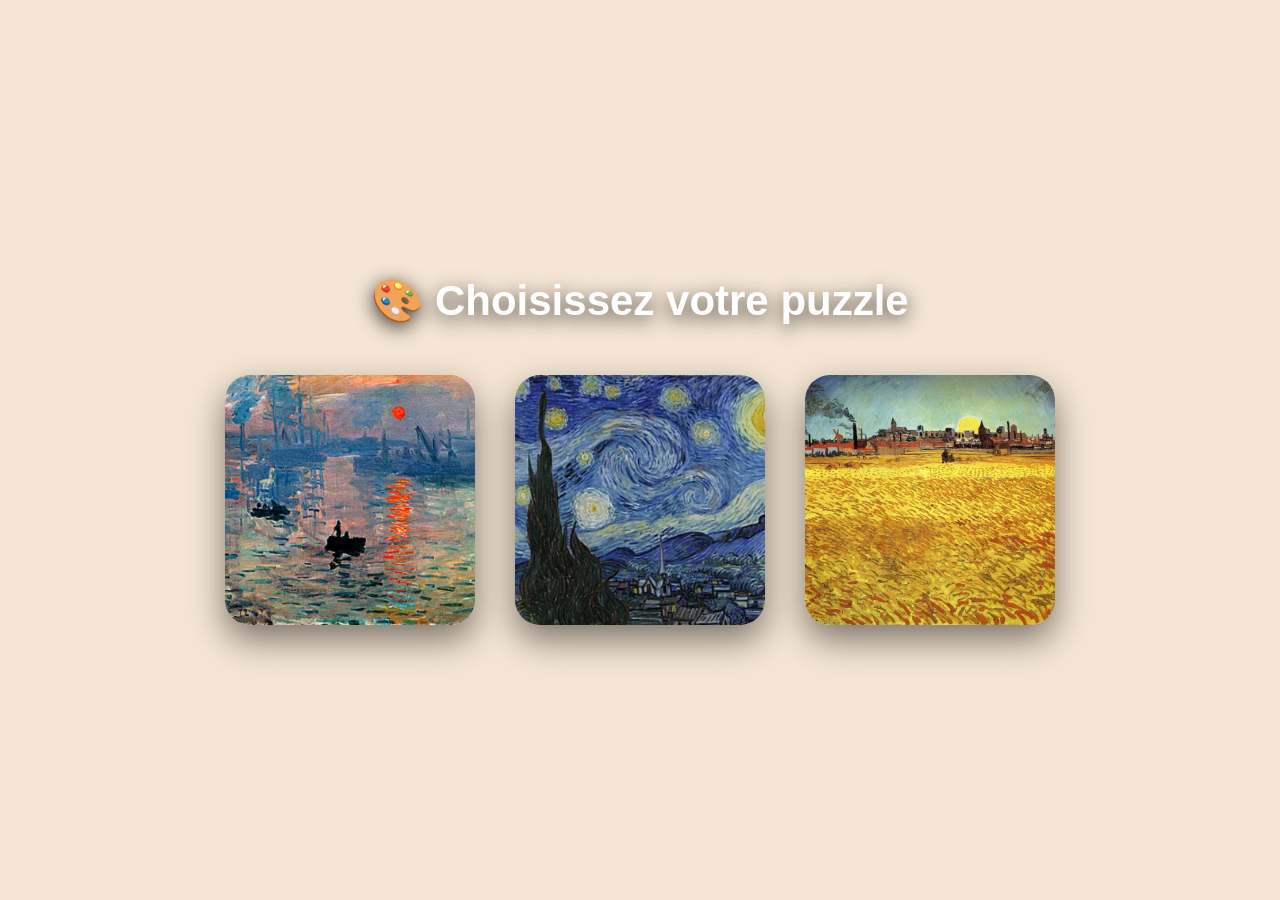
<file: choose.html>
<!DOCTYPE html>
<html lang="en">
<head>
  <meta charset="UTF-8">
  <title>Choose Image</title>
  <link rel="stylesheet" href="style.css">
</head>
<body>

<!-- 🎬 VIDEO BACKGROUND -->
<video autoplay muted loop id="bg-video">
  <source src="bg1.mp4" type="video/mp4">
</video>

<!-- 🔊 CLICK SOUND -->
<audio id="click-sound">
  <source src="click.mp4" type="audio/mp4">
</audio>

<!-- 🎮 CONTENT -->
<div class="choose-container">

  <h1 class="choose-title">🎨 Choisissez votre puzzle</h1>

  <div class="cards">

    <div class="card" onclick="selectImage('img1.png')">
      <img src="img1.png">
      <div class="overlay">Jouer</div>
    </div>

    <div class="card" onclick="selectImage('img2.png')">
      <img src="img2.png">
      <div class="overlay">Jouer</div>
    </div>

    <div class="card" onclick="selectImage('img3.png')">
      <img src="img3.png">
      <div class="overlay">Jouer</div>
    </div>

  </div>

</div>

<script>
let clickSound = document.getElementById("click-sound");

function selectImage(img) {
  clickSound.play();

  localStorage.setItem("image", img);

  document.body.classList.add("fade-out");

  setTimeout(() => {
    window.location.href = "game.html";
  }, 500);
}
</script>

</body>
</html>
</file>
<file: style.css>
/* RESET */
* {
  margin: 0;
  padding: 0;
  box-sizing: border-box;
}

/* BODY */
body {
  font-family: 'Segoe UI', sans-serif;
  overflow: hidden;
}

/* 🎬 VIDEO */
#bg-video {
  position: fixed;
  top: 0;
  left: 0;
  width: 100%;
  height: 100%;
  object-fit: cover;
  z-index: -2;
}



/* HOME */
.home {
  position: relative;
  height: 100vh;
}

/* 🎯 CENTER CONTENT */
.content {
  position: absolute;
  top: 55%; /* 👈 adjust if needed */
  left: 50%;
  transform: translate(-50%, -50%);
  
  display: flex;
  flex-direction: column;
  align-items: center;
  text-align: center;

  width: 80%;
  max-width: 500px;
  color: white;
}

/* TITLE */
.title {
  font-size: 48px;
  margin-bottom: 10px;
  text-shadow: 0 5px 25px rgba(0,0,0,0.9);
}

/* SUBTITLE */
.subtitle {
  margin-bottom: 25px;
  opacity: 0.9;
  text-shadow: 0 3px 15px rgba(0,0,0,0.8);
}

/* 🎮 START BUTTON */
.start-btn {
  padding: 14px 35px;
  font-size: 18px;
  border: none;
  border-radius: 30px;

  background: #ff5a2c;
  color: white;

  cursor: pointer;
  transition: 0.3s;

  box-shadow: 0 8px 25px rgba(0,0,0,0.6);

  animation: float 2s ease-in-out infinite;
}

.start-btn:hover {
  transform: scale(1.1);
}

/* 🔊 SOUND BUTTON */
.sound-btn {
  position: fixed;
  bottom: 20px;
  right: 20px;

  width: 60px;
  height: 60px;
  border-radius: 50%;

  background: #ff3b3b;
  color: white;
  font-size: 24px;

  display: flex;
  justify-content: center;
  align-items: center;

  cursor: pointer;

  box-shadow: 0 8px 20px rgba(0,0,0,0.5);

  animation: pulse 2s infinite;
}

.sound-btn:hover {
  transform: scale(1.1);
}

/* 🎬 FLOAT ANIMATION */
@keyframes float {
  0%,100% { transform: translateY(0); }
  50% { transform: translateY(-8px); }
}

/* 🔥 PULSE */
@keyframes pulse {
  0% { box-shadow: 0 0 0 0 rgba(255,59,59,0.7); }
  70% { box-shadow: 0 0 0 20px rgba(255,59,59,0); }
  100% { box-shadow: 0 0 0 0 rgba(255,59,59,0); }
}

/* 🎬 FADE */
.fade-out {
  animation: fadeOut 0.5s forwards;
}

@keyframes fadeOut {
  to { opacity: 0; }
}

/* 📱 MOBILE */
@media (max-width: 500px) {
  .title {
    font-size: 28px;
  }

  .start-btn {
    font-size: 14px;
    padding: 10px 20px;
  }
}


/* ===== CHOOSE PAGE PRO ===== */

/* BACKGROUND VIDEO already موجود */

/* CONTAINER */
.choose-container {
  position: relative;
  z-index: 2;
  height: 100vh;

  display: flex;
  flex-direction: column;
  justify-content: center;
  align-items: center;
}

/* TITLE */
.choose-title {
  font-size: 42px;
  color: white;
  margin-bottom: 50px;
  text-shadow: 0 5px 20px rgba(0,0,0,0.8);
}

/* CARDS */
.cards {
  display: flex;
  gap: 40px;
  flex-wrap: wrap;
  justify-content: center;
}

/* CARD */
.card {
  width: 250px;
  height: 250px;
  border-radius: 25px;
  overflow: hidden;
  position: relative;

  cursor: pointer;

  transition: 0.4s;

  box-shadow: 0 15px 35px rgba(0,0,0,0.5);
}

/* IMAGE */
.card img {
  width: 100%;
  height: 100%;
  object-fit: cover;
}

/* OVERLAY */
.overlay {
  position: absolute;
  width: 100%;
  height: 100%;
  top: 0;
  left: 0;

  display: flex;
  justify-content: center;
  align-items: center;

  background: rgba(0,0,0,0.4);
  color: white;
  font-size: 24px;
  font-weight: bold;

  opacity: 0;
  transition: 0.3s;
}

/* HOVER EFFECT 🔥 */
.card:hover {
  transform: scale(1.15) rotate(2deg);
  box-shadow: 0 20px 50px rgba(0,0,0,0.8);
}

.card:hover .overlay {
  opacity: 1;
}

/* CLICK */
.card:active {
  transform: scale(0.95);
}

/* 🎬 FADE */
.fade-out {
  animation: fadeOut 0.5s forwards;
}

@keyframes fadeOut {
  to { opacity: 0; }
}

/* 📱 MOBILE */
@media (max-width: 600px) {
  .card {
    width: 150px;
    height: 150px;
  }

  .choose-title {
    font-size: 26px;
  }
}




/* BODY */
body {
  background: #f5e6d3; /* brown light */
  font-family: Arial;
  text-align: center;
}

/* INFO */
.info {
  margin-top: 20px;
  font-size: 22px;
  font-weight: bold;
}

/* PAUSE BUTTON */
#pauseBtn {
  margin-left: 10px;

  width: 35px;
  height: 35px;

  border: none;
  border-radius: 50%;

  background: #c2410c;
  color: white;
  cursor: pointer;
}

/* BOARD */
#board {
  width: 300px;
  height: 300px;
  margin: 40px auto;

  display: grid;
  grid-template-columns: repeat(3, 1fr);
  gap: 2px;
}

/* PIECES */
.piece {
  width: 100%;
  height: 100%;
  background-size: 300px 300px;

  border: 1px solid black;
  cursor: pointer;
}

/* WIN POPUP */
.win-popup {
  position: fixed;
  top: 0;
  left: 0;
  width: 100%;
  height: 100%;

  background: rgba(0,0,0,0.3);

  display: flex;
  justify-content: center;
  align-items: center;
}

.win-box {
  background: white;
  padding: 30px;
  border-radius: 20px;
  text-align: center;
  width: 300px;

  box-shadow: 0 15px 40px rgba(0,0,0,0.3);
}

.win-box button {
  margin: 10px;
  padding: 10px 20px;
  border: none;
  border-radius: 20px;

  background: #c2410c;
  color: white;
  cursor: pointer;
}


.logo {
  width: 150px;
  display: block;
  margin: 0 auto 20px;
}
</file>
